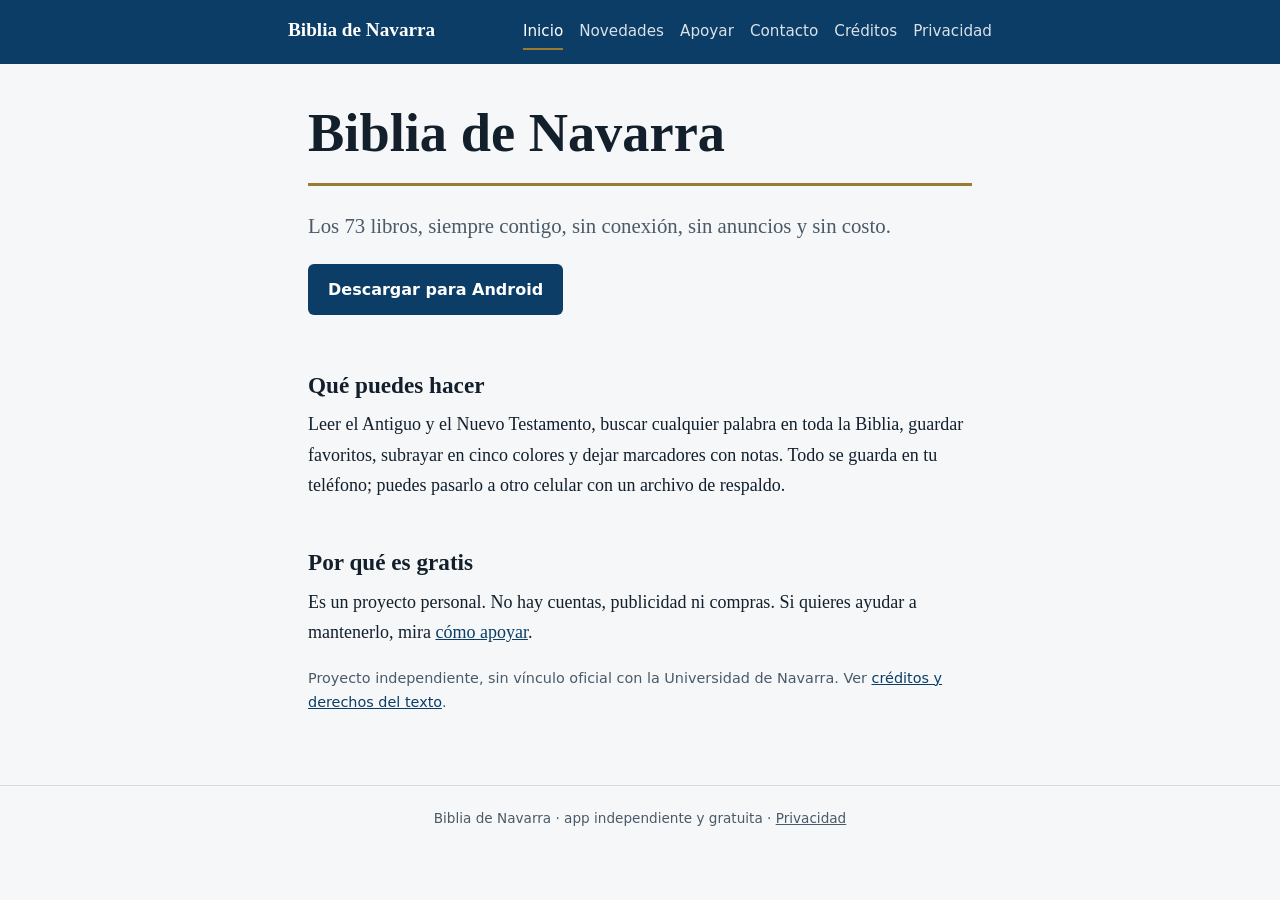
<file: index.html>
<!doctype html>
<html lang="es">
<head>
<meta charset="utf-8">
<meta name="viewport" content="width=device-width,initial-scale=1">
<title>Inicio · Biblia de Navarra</title>
<meta name="description" content="App gratuita para leer la Biblia de Navarra sin conexión.">
<link rel="stylesheet" href="style.css">
</head>
<body>
<header class="band"><div class="band-in">
<a class="marca" href="index.html">Biblia de Navarra</a>
<nav aria-label="Principal">
<a href="index.html" aria-current="page">Inicio</a>
<a href="novedades.html">Novedades</a>
<a href="donar.html">Apoyar</a>
<a href="contacto.html">Contacto</a>
<a href="creditos.html">Créditos</a>
<a href="privacidad.html">Privacidad</a>
</nav></div></header>
<main>
<h1>Biblia de Navarra</h1>
<p class="lead">Los 73 libros, siempre contigo, sin conexión, sin anuncios y sin costo.</p>
<!-- CAMBIAR: enlace real de Play Store cuando esté publicada -->
<p><a class="btn" href="https://play.google.com/store/apps/details?id=com.tuusuario.biblianavarra">Descargar para Android</a></p>
<h2>Qué puedes hacer</h2>
<p>Leer el Antiguo y el Nuevo Testamento, buscar cualquier palabra en toda la Biblia, guardar favoritos, subrayar en cinco colores y dejar marcadores con notas. Todo se guarda en tu teléfono; puedes pasarlo a otro celular con un archivo de respaldo.</p>
<h2>Por qué es gratis</h2>
<p>Es un proyecto personal. No hay cuentas, publicidad ni compras. Si quieres ayudar a mantenerlo, mira <a href="donar.html">cómo apoyar</a>.</p>
<p class="nota">Proyecto independiente, sin vínculo oficial con la Universidad de Navarra. Ver <a href="creditos.html">créditos y derechos del texto</a>.</p>
</main>
<footer>Biblia de Navarra · app independiente y gratuita · <a href="privacidad.html">Privacidad</a></footer>
</body>
</html>
</file>
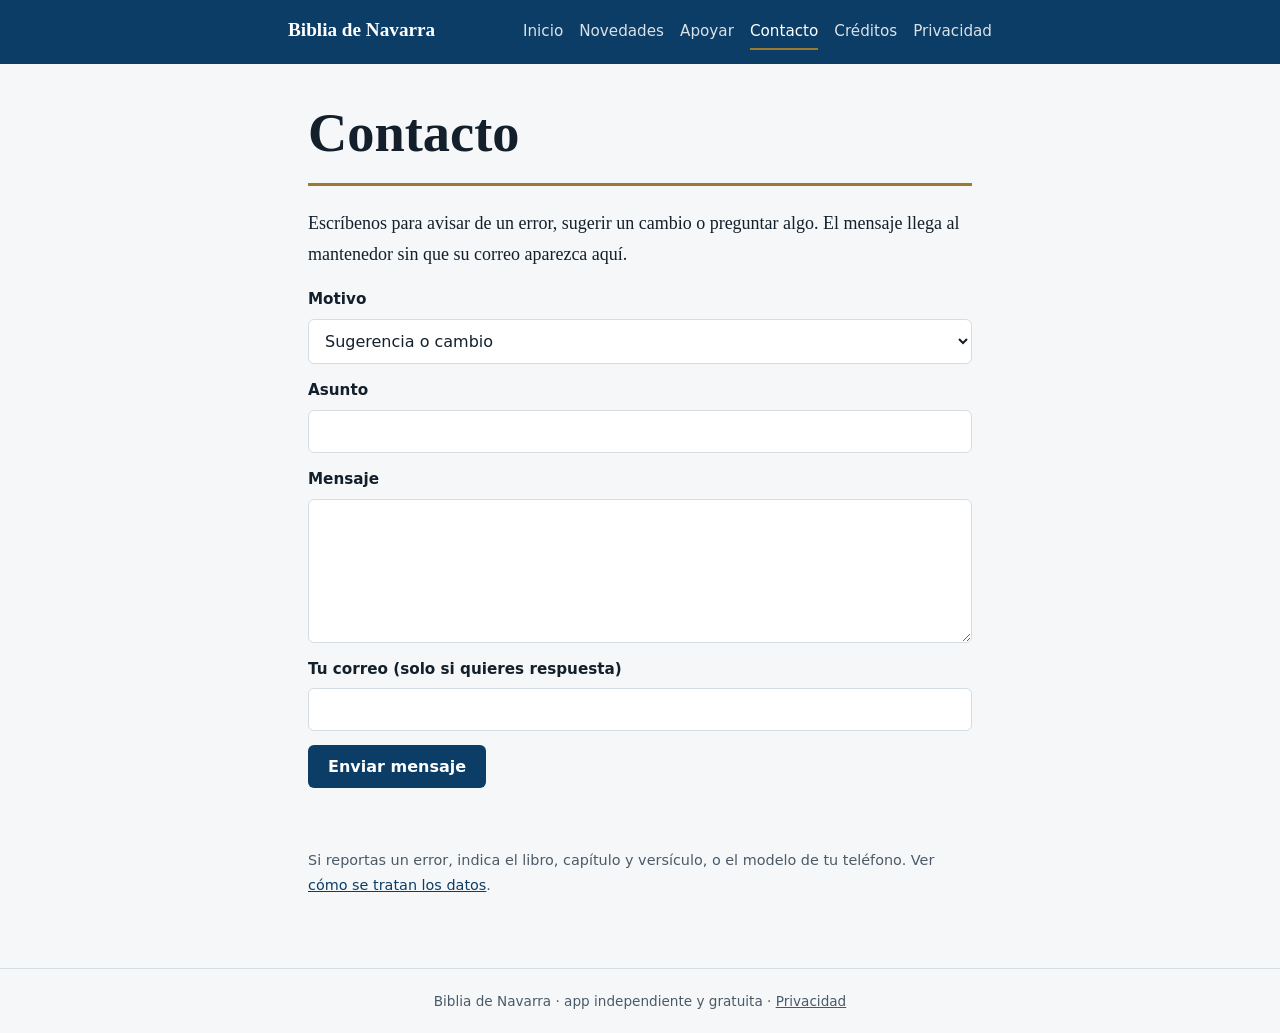
<file: contacto.html>
<!doctype html>
<html lang="es">
<head>
<meta charset="utf-8">
<meta name="viewport" content="width=device-width,initial-scale=1">
<title>Contacto · Biblia de Navarra</title>
<meta name="description" content="App gratuita para leer la Biblia de Navarra sin conexión.">
<link rel="stylesheet" href="style.css">
</head>
<body>
<header class="band"><div class="band-in">
<a class="marca" href="index.html">Biblia de Navarra</a>
<nav aria-label="Principal">
<a href="index.html">Inicio</a>
<a href="novedades.html">Novedades</a>
<a href="donar.html">Apoyar</a>
<a href="contacto.html" aria-current="page">Contacto</a>
<a href="creditos.html">Créditos</a>
<a href="privacidad.html">Privacidad</a>
</nav></div></header>
<main>
<h1>Contacto</h1>
<p>Escríbenos para avisar de un error, sugerir un cambio o preguntar algo. El mensaje llega al mantenedor sin que su correo aparezca aquí.</p>
<form id="form" action="https://api.web3forms.com/submit" method="post">
<!-- CAMBIAR: clave pública de Web3Forms (se obtiene gratis con tu correo en web3forms.com) -->
<input type="hidden" name="access_key" value="TU_CLAVE_WEB3FORMS">
<input type="hidden" name="from_name" value="Web Biblia de Navarra">
<input type="hidden" name="subject" value="[BibliaNavarra][WEB] Mensaje">
<input type="checkbox" name="botcheck" class="hp" tabindex="-1" autocomplete="off" aria-hidden="true">
<label>Motivo
<select name="tipo" required>
<option value="SUGERENCIA">Sugerencia o cambio</option>
<option value="ERROR">Error en la app</option>
<option value="TEXTO">Error en el texto bíblico</option>
<option value="LICENCIA">Derechos o licencia</option>
<option value="DONACION">Donaciones</option>
<option value="OTRO">Otro</option>
</select></label>
<label>Asunto
<input name="asunto" maxlength="80" required></label>
<label>Mensaje
<textarea name="mensaje" required></textarea></label>
<label>Tu correo (solo si quieres respuesta)
<input type="email" name="email" autocomplete="email"></label>
<div><button class="btn" type="submit">Enviar mensaje</button></div>
<p id="estado" role="status" aria-live="polite"></p>
</form>
<p class="nota">Si reportas un error, indica el libro, capítulo y versículo, o el modelo de tu teléfono. Ver <a href="privacidad.html">cómo se tratan los datos</a>.</p>
<script src="app.js"></script>
</main>
<footer>Biblia de Navarra · app independiente y gratuita · <a href="privacidad.html">Privacidad</a></footer>
</body>
</html>
</file>
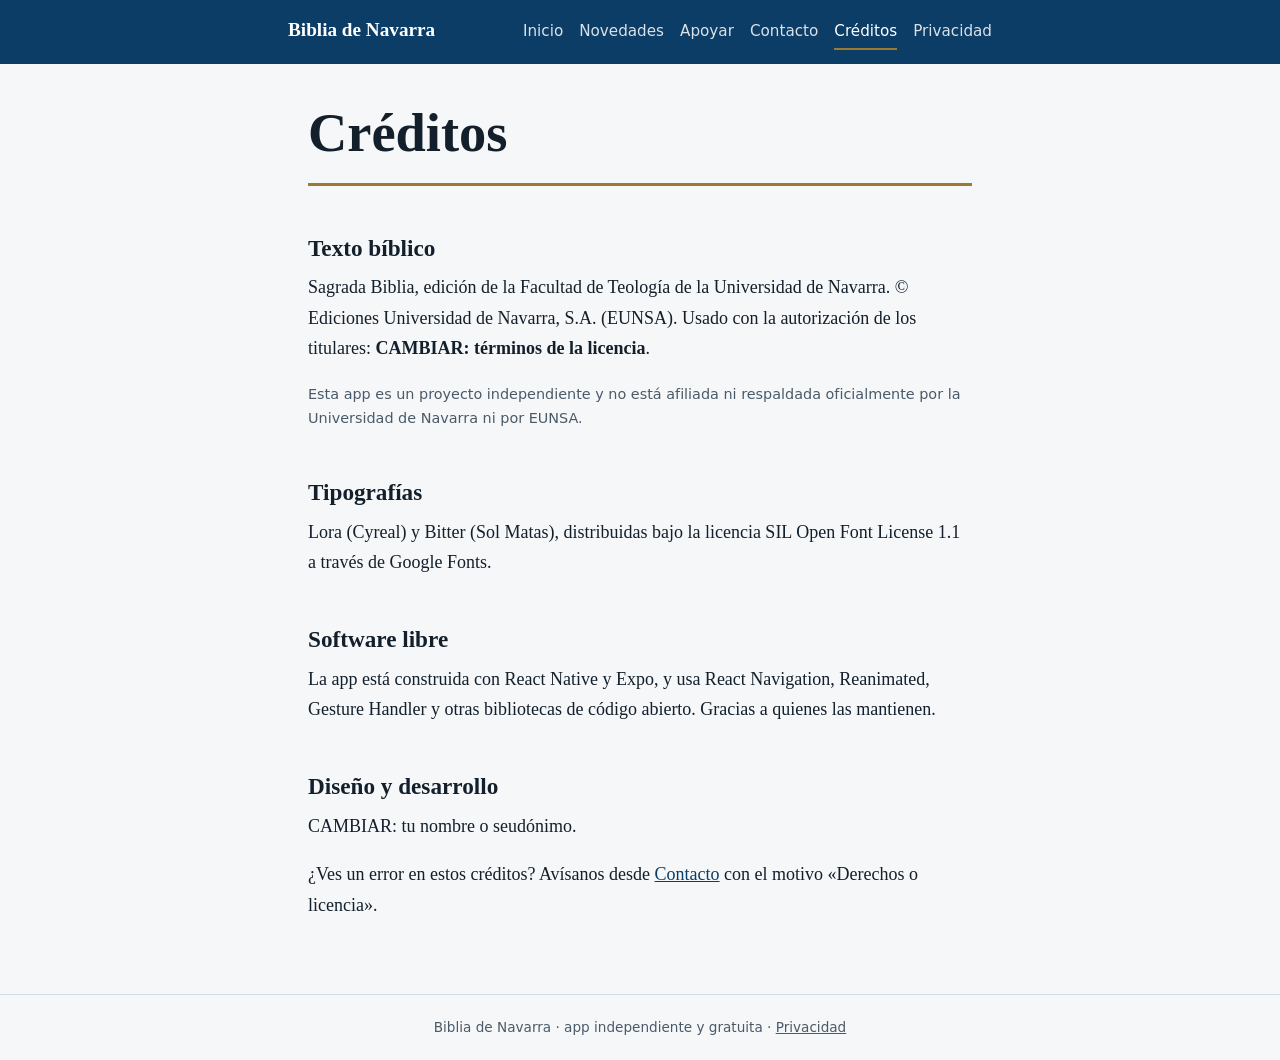
<file: creditos.html>
<!doctype html>
<html lang="es">
<head>
<meta charset="utf-8">
<meta name="viewport" content="width=device-width,initial-scale=1">
<title>Créditos · Biblia de Navarra</title>
<meta name="description" content="App gratuita para leer la Biblia de Navarra sin conexión.">
<link rel="stylesheet" href="style.css">
</head>
<body>
<header class="band"><div class="band-in">
<a class="marca" href="index.html">Biblia de Navarra</a>
<nav aria-label="Principal">
<a href="index.html">Inicio</a>
<a href="novedades.html">Novedades</a>
<a href="donar.html">Apoyar</a>
<a href="contacto.html">Contacto</a>
<a href="creditos.html" aria-current="page">Créditos</a>
<a href="privacidad.html">Privacidad</a>
</nav></div></header>
<main>
<h1>Créditos</h1>
<h2>Texto bíblico</h2>
<!-- CAMBIAR: redacta esto exactamente como indique la respuesta de EUNSA -->
<p>Sagrada Biblia, edición de la Facultad de Teología de la Universidad de Navarra. © Ediciones Universidad de Navarra, S.A. (EUNSA). Usado con la autorización de los titulares: <strong>CAMBIAR: términos de la licencia</strong>.</p>
<p class="nota">Esta app es un proyecto independiente y no está afiliada ni respaldada oficialmente por la Universidad de Navarra ni por EUNSA.</p>
<h2>Tipografías</h2>
<p>Lora (Cyreal) y Bitter (Sol Matas), distribuidas bajo la licencia SIL Open Font License 1.1 a través de Google Fonts.</p>
<h2>Software libre</h2>
<p>La app está construida con React Native y Expo, y usa React Navigation, Reanimated, Gesture Handler y otras bibliotecas de código abierto. Gracias a quienes las mantienen.</p>
<h2>Diseño y desarrollo</h2>
<p>CAMBIAR: tu nombre o seudónimo.</p>
<p>¿Ves un error en estos créditos? Avísanos desde <a href="contacto.html">Contacto</a> con el motivo «Derechos o licencia».</p>
</main>
<footer>Biblia de Navarra · app independiente y gratuita · <a href="privacidad.html">Privacidad</a></footer>
</body>
</html>
</file>
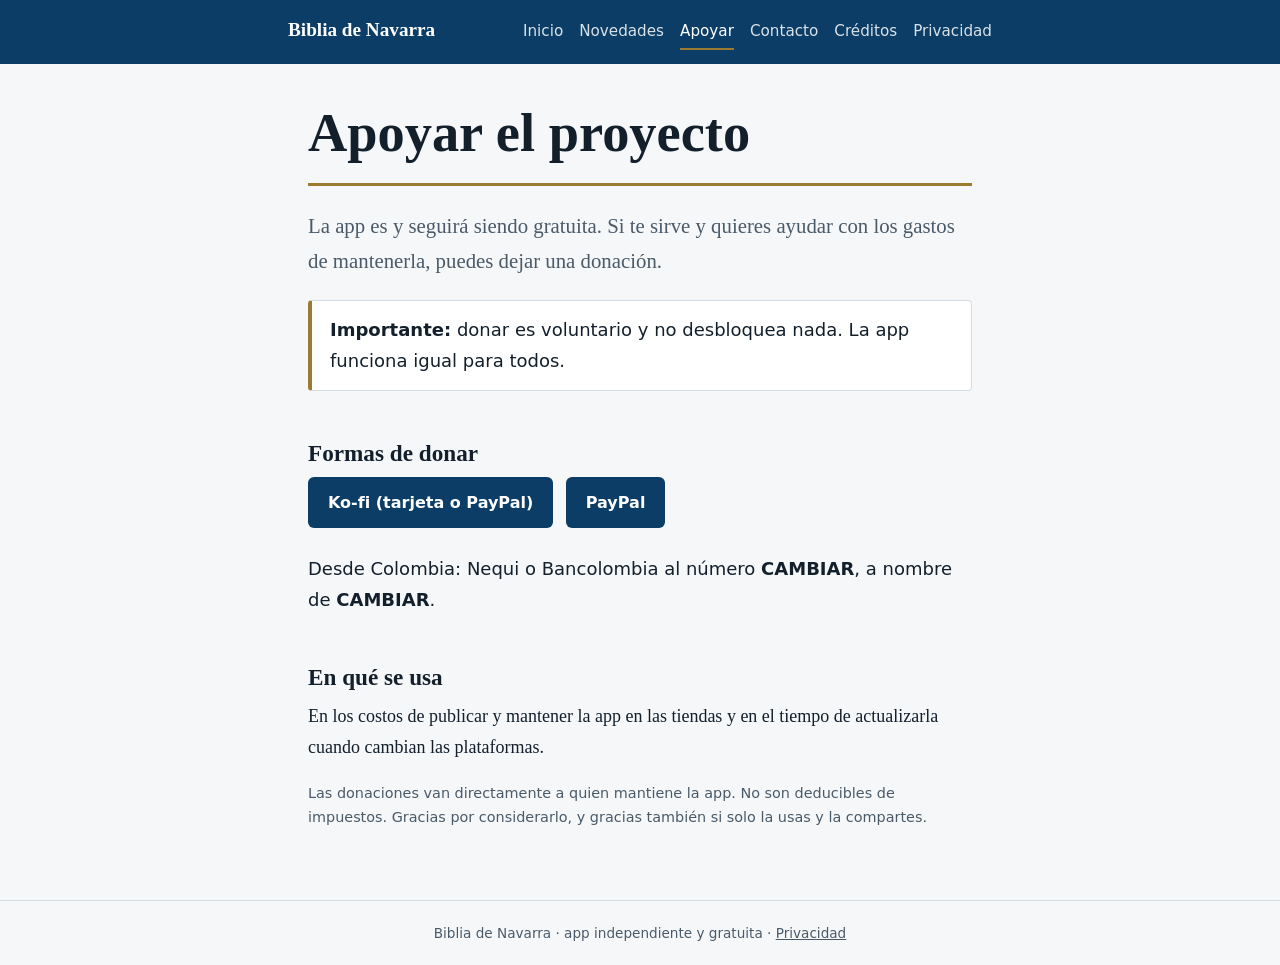
<file: donar.html>
<!doctype html>
<html lang="es">
<head>
<meta charset="utf-8">
<meta name="viewport" content="width=device-width,initial-scale=1">
<title>Apoyar el proyecto · Biblia de Navarra</title>
<meta name="description" content="App gratuita para leer la Biblia de Navarra sin conexión.">
<link rel="stylesheet" href="style.css">
</head>
<body>
<header class="band"><div class="band-in">
<a class="marca" href="index.html">Biblia de Navarra</a>
<nav aria-label="Principal">
<a href="index.html">Inicio</a>
<a href="novedades.html">Novedades</a>
<a href="donar.html" aria-current="page">Apoyar</a>
<a href="contacto.html">Contacto</a>
<a href="creditos.html">Créditos</a>
<a href="privacidad.html">Privacidad</a>
</nav></div></header>
<main>
<h1>Apoyar el proyecto</h1>
<p class="lead">La app es y seguirá siendo gratuita. Si te sirve y quieres ayudar con los gastos de mantenerla, puedes dejar una donación.</p>
<div class="caja ui"><strong>Importante:</strong> donar es voluntario y no desbloquea nada. La app funciona igual para todos.</div>
<h2>Formas de donar</h2>
<!-- CAMBIAR: deja solo las opciones que vayas a usar y pon tus enlaces reales -->
<p>
<a class="btn" href="https://ko-fi.com/TU_USUARIO" rel="noopener">Ko-fi (tarjeta o PayPal)</a>
<a class="btn" href="https://www.paypal.me/TU_USUARIO" rel="noopener">PayPal</a>
</p>
<p class="ui">Desde Colombia: Nequi o Bancolombia al número <strong>CAMBIAR</strong>, a nombre de <strong>CAMBIAR</strong>.</p>
<h2>En qué se usa</h2>
<p>En los costos de publicar y mantener la app en las tiendas y en el tiempo de actualizarla cuando cambian las plataformas.</p>
<p class="nota">Las donaciones van directamente a quien mantiene la app. No son deducibles de impuestos. Gracias por considerarlo, y gracias también si solo la usas y la compartes.</p>
</main>
<footer>Biblia de Navarra · app independiente y gratuita · <a href="privacidad.html">Privacidad</a></footer>
</body>
</html>
</file>
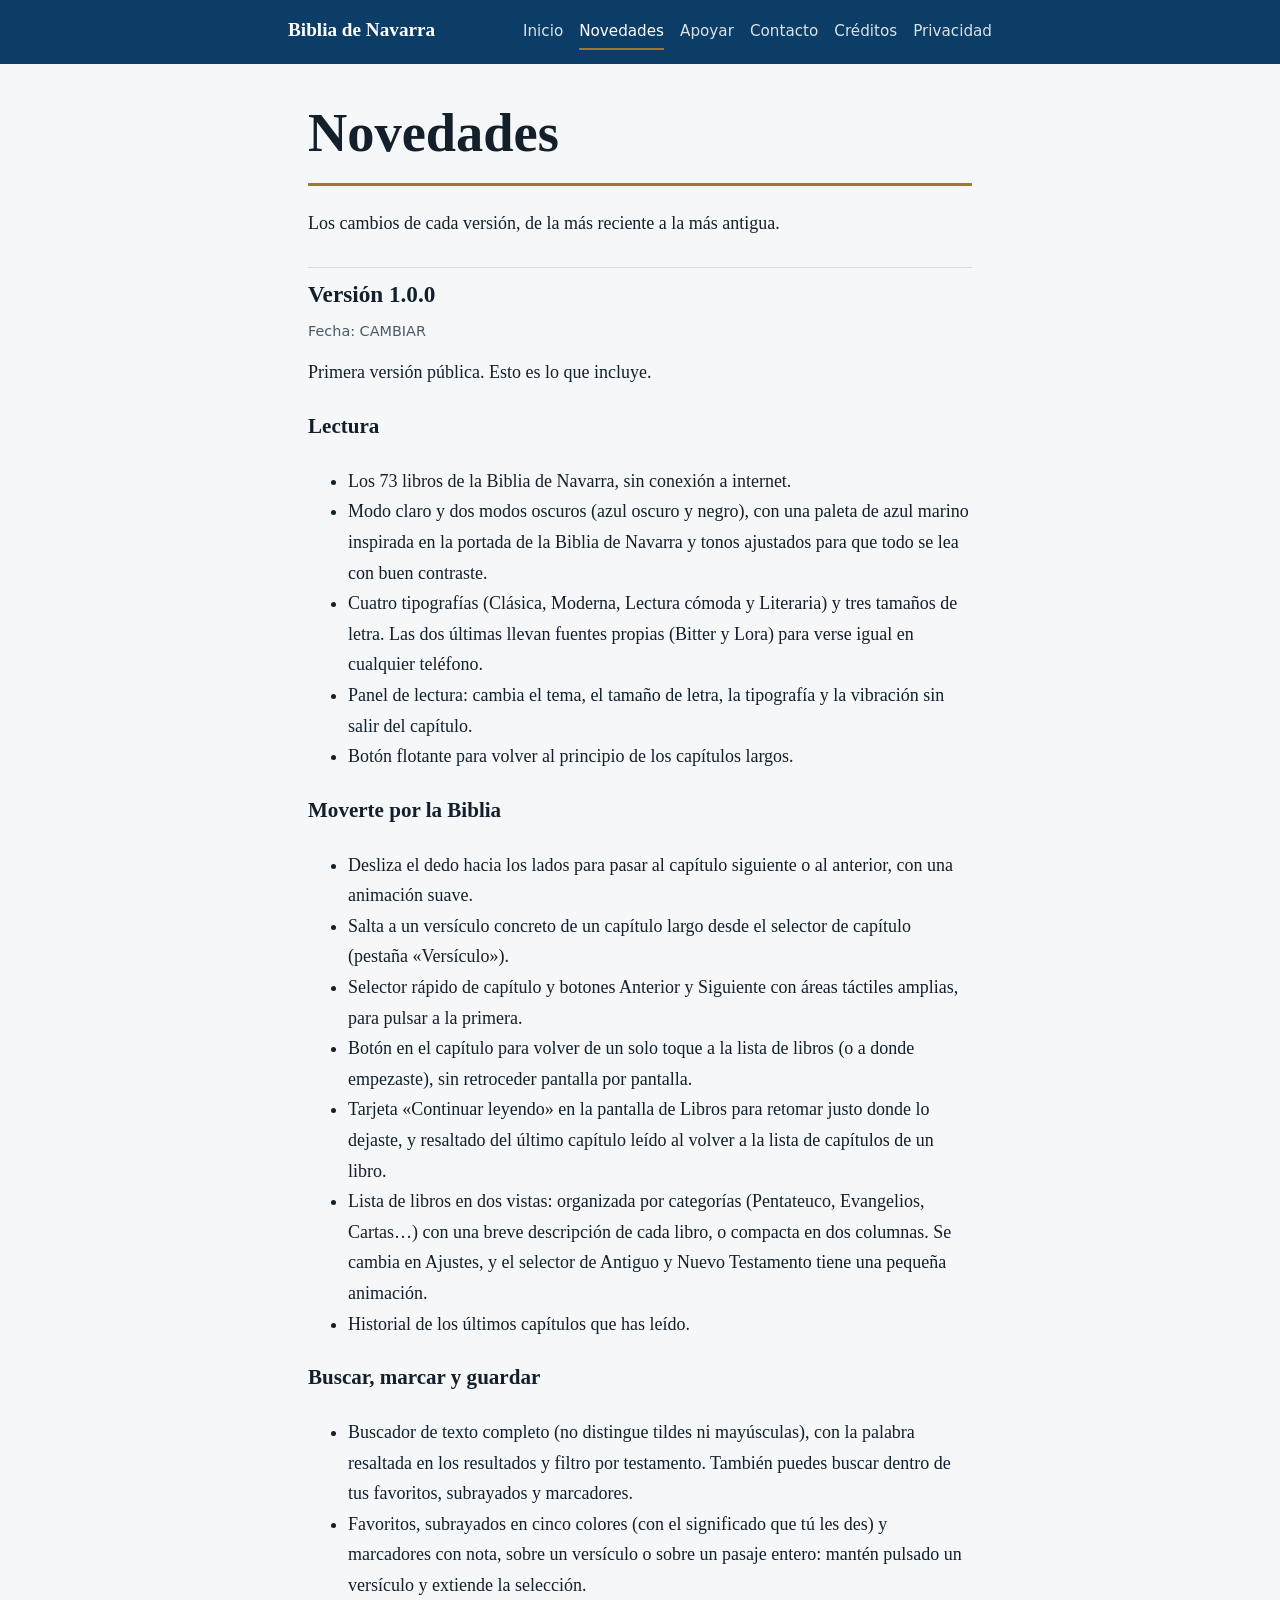
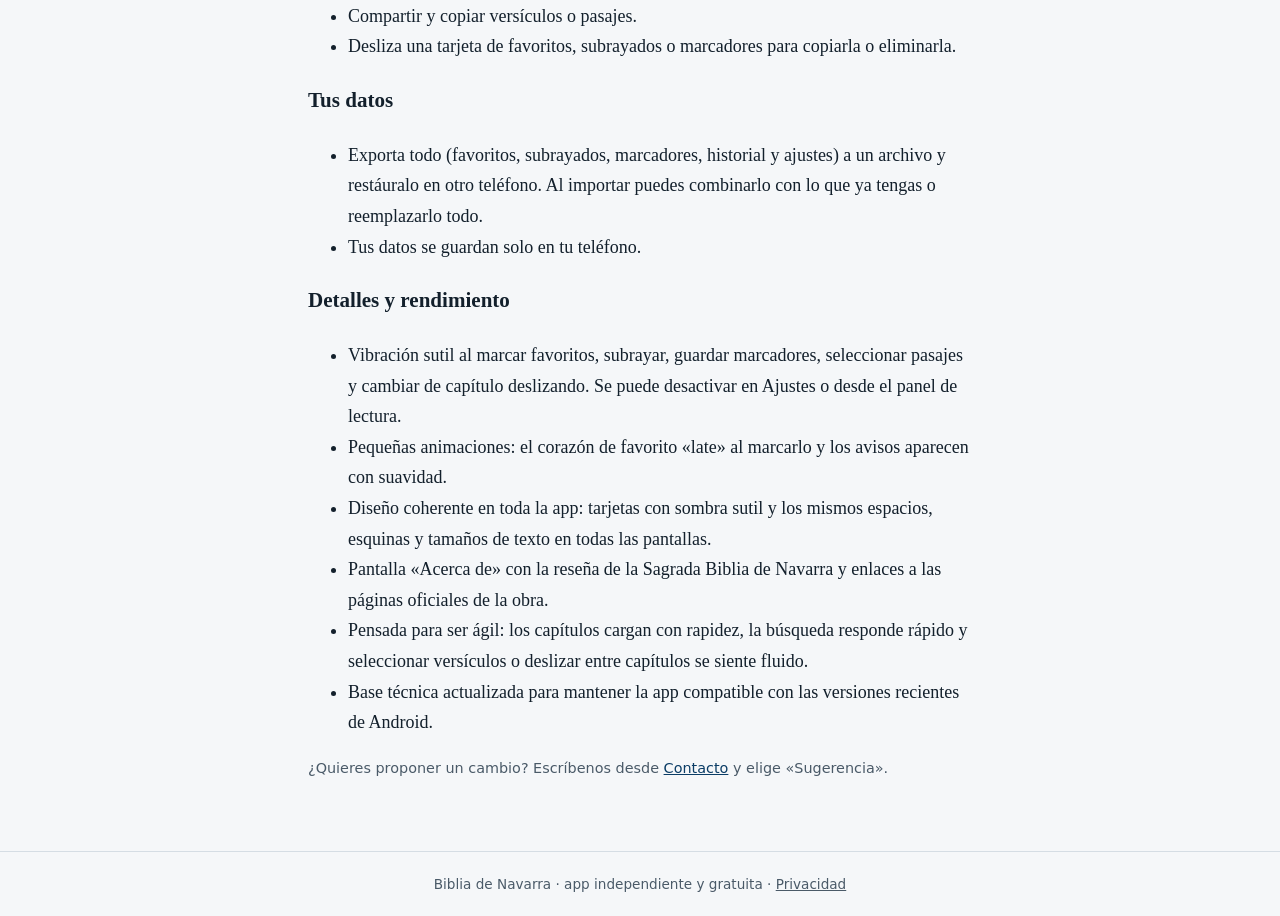
<file: novedades.html>
<!doctype html>
<html lang="es">
<head>
<meta charset="utf-8">
<meta name="viewport" content="width=device-width,initial-scale=1">
<title>Novedades · Biblia de Navarra</title>
<meta name="description" content="App gratuita para leer la Biblia de Navarra sin conexión.">
<link rel="stylesheet" href="style.css">
</head>
<body>
<header class="band"><div class="band-in">
<a class="marca" href="index.html">Biblia de Navarra</a>
<nav aria-label="Principal">
<a href="index.html">Inicio</a>
<a href="novedades.html" aria-current="page">Novedades</a>
<a href="donar.html">Apoyar</a>
<a href="contacto.html">Contacto</a>
<a href="creditos.html">Créditos</a>
<a href="privacidad.html">Privacidad</a>
</nav></div></header>
<main>
<h1>Novedades</h1>
<p>Los cambios de cada versión, de la más reciente a la más antigua.</p>
<!-- CAMBIAR: agrega un bloque .ver por cada versión nueva, arriba de los demás -->
<section class="ver">
<h2>Versión 1.0.0</h2>
<p class="nota">Fecha: CAMBIAR</p>
<p>Primera versión pública. Esto es lo que incluye.</p>

<h3>Lectura</h3>
<ul>
<li>Los 73 libros de la Biblia de Navarra, sin conexión a internet.</li>
<li>Modo claro y dos modos oscuros (azul oscuro y negro), con una paleta de azul marino inspirada en la portada de la Biblia de Navarra y tonos ajustados para que todo se lea con buen contraste.</li>
<li>Cuatro tipografías (Clásica, Moderna, Lectura cómoda y Literaria) y tres tamaños de letra. Las dos últimas llevan fuentes propias (Bitter y Lora) para verse igual en cualquier teléfono.</li>
<li>Panel de lectura: cambia el tema, el tamaño de letra, la tipografía y la vibración sin salir del capítulo.</li>
<li>Botón flotante para volver al principio de los capítulos largos.</li>
</ul>

<h3>Moverte por la Biblia</h3>
<ul>
<li>Desliza el dedo hacia los lados para pasar al capítulo siguiente o al anterior, con una animación suave.</li>
<li>Salta a un versículo concreto de un capítulo largo desde el selector de capítulo (pestaña «Versículo»).</li>
<li>Selector rápido de capítulo y botones Anterior y Siguiente con áreas táctiles amplias, para pulsar a la primera.</li>
<li>Botón en el capítulo para volver de un solo toque a la lista de libros (o a donde empezaste), sin retroceder pantalla por pantalla.</li>
<li>Tarjeta «Continuar leyendo» en la pantalla de Libros para retomar justo donde lo dejaste, y resaltado del último capítulo leído al volver a la lista de capítulos de un libro.</li>
<li>Lista de libros en dos vistas: organizada por categorías (Pentateuco, Evangelios, Cartas…) con una breve descripción de cada libro, o compacta en dos columnas. Se cambia en Ajustes, y el selector de Antiguo y Nuevo Testamento tiene una pequeña animación.</li>
<li>Historial de los últimos capítulos que has leído.</li>
</ul>

<h3>Buscar, marcar y guardar</h3>
<ul>
<li>Buscador de texto completo (no distingue tildes ni mayúsculas), con la palabra resaltada en los resultados y filtro por testamento. También puedes buscar dentro de tus favoritos, subrayados y marcadores.</li>
<li>Favoritos, subrayados en cinco colores (con el significado que tú les des) y marcadores con nota, sobre un versículo o sobre un pasaje entero: mantén pulsado un versículo y extiende la selección.</li>
<li>Compartir y copiar versículos o pasajes.</li>
<li>Desliza una tarjeta de favoritos, subrayados o marcadores para copiarla o eliminarla.</li>
</ul>

<h3>Tus datos</h3>
<ul>
<li>Exporta todo (favoritos, subrayados, marcadores, historial y ajustes) a un archivo y restáuralo en otro teléfono. Al importar puedes combinarlo con lo que ya tengas o reemplazarlo todo.</li>
<li>Tus datos se guardan solo en tu teléfono.</li>
</ul>

<h3>Detalles y rendimiento</h3>
<ul>
<li>Vibración sutil al marcar favoritos, subrayar, guardar marcadores, seleccionar pasajes y cambiar de capítulo deslizando. Se puede desactivar en Ajustes o desde el panel de lectura.</li>
<li>Pequeñas animaciones: el corazón de favorito «late» al marcarlo y los avisos aparecen con suavidad.</li>
<li>Diseño coherente en toda la app: tarjetas con sombra sutil y los mismos espacios, esquinas y tamaños de texto en todas las pantallas.</li>
<li>Pantalla «Acerca de» con la reseña de la Sagrada Biblia de Navarra y enlaces a las páginas oficiales de la obra.</li>
<li>Pensada para ser ágil: los capítulos cargan con rapidez, la búsqueda responde rápido y seleccionar versículos o deslizar entre capítulos se siente fluido.</li>
<li>Base técnica actualizada para mantener la app compatible con las versiones recientes de Android.</li>
</ul>
</section>
<p class="nota">¿Quieres proponer un cambio? Escríbenos desde <a href="contacto.html">Contacto</a> y elige «Sugerencia».</p>
</main>
<footer>Biblia de Navarra · app independiente y gratuita · <a href="privacidad.html">Privacidad</a></footer>
</body>
</html>
</file>
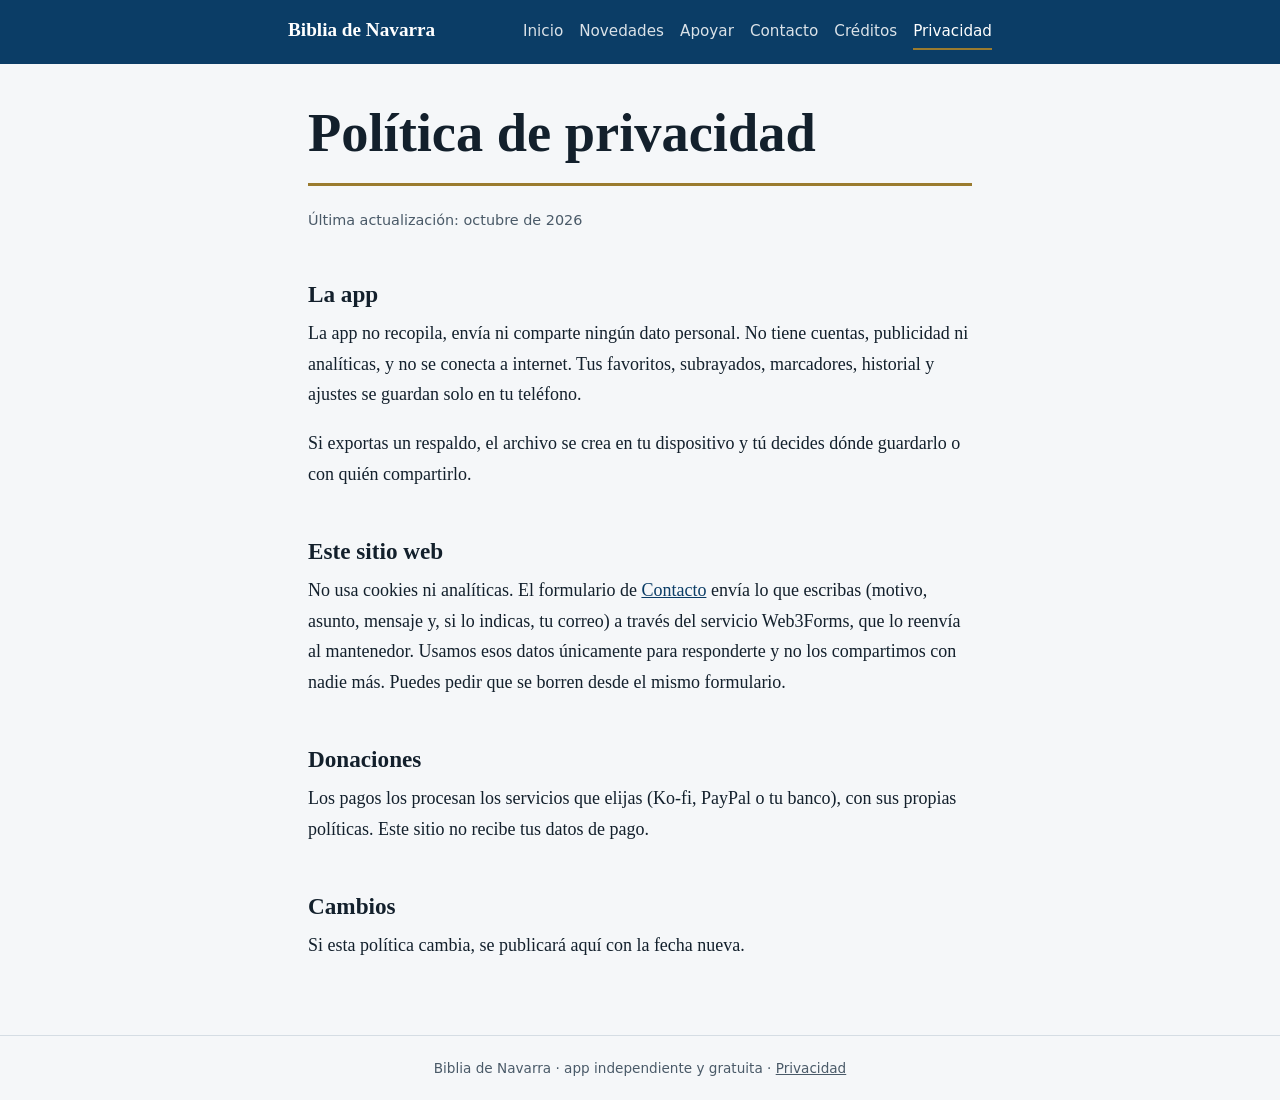
<file: privacidad.html>
<!doctype html>
<html lang="es">
<head>
<meta charset="utf-8">
<meta name="viewport" content="width=device-width,initial-scale=1">
<title>Política de privacidad · Biblia de Navarra</title>
<meta name="description" content="App gratuita para leer la Biblia de Navarra sin conexión.">
<link rel="stylesheet" href="style.css">
</head>
<body>
<header class="band"><div class="band-in">
<a class="marca" href="index.html">Biblia de Navarra</a>
<nav aria-label="Principal">
<a href="index.html">Inicio</a>
<a href="novedades.html">Novedades</a>
<a href="donar.html">Apoyar</a>
<a href="contacto.html">Contacto</a>
<a href="creditos.html">Créditos</a>
<a href="privacidad.html" aria-current="page">Privacidad</a>
</nav></div></header>
<main>
<h1>Política de privacidad</h1>
<p class="nota">Última actualización: octubre de 2026</p>
<h2>La app</h2>
<p>La app no recopila, envía ni comparte ningún dato personal. No tiene cuentas, publicidad ni analíticas, y no se conecta a internet. Tus favoritos, subrayados, marcadores, historial y ajustes se guardan solo en tu teléfono.</p>
<p>Si exportas un respaldo, el archivo se crea en tu dispositivo y tú decides dónde guardarlo o con quién compartirlo.</p>
<h2>Este sitio web</h2>
<p>No usa cookies ni analíticas. El formulario de <a href="contacto.html">Contacto</a> envía lo que escribas (motivo, asunto, mensaje y, si lo indicas, tu correo) a través del servicio Web3Forms, que lo reenvía al mantenedor. Usamos esos datos únicamente para responderte y no los compartimos con nadie más. Puedes pedir que se borren desde el mismo formulario.</p>
<h2>Donaciones</h2>
<p>Los pagos los procesan los servicios que elijas (Ko-fi, PayPal o tu banco), con sus propias políticas. Este sitio no recibe tus datos de pago.</p>
<h2>Cambios</h2>
<p>Si esta política cambia, se publicará aquí con la fecha nueva.</p>
</main>
<footer>Biblia de Navarra · app independiente y gratuita · <a href="privacidad.html">Privacidad</a></footer>
</body>
</html>
</file>
<file: style.css>
:root{--bg:#F5F7F9;--card:#fff;--ink:#13202C;--mute:#4A5A68;--navy:#0B3D66;--line:#D5DDE4;--link:#0B3D66;--gold:#9A7B2F;--onnavy:#fff}
@media(prefers-color-scheme:dark){:root{--bg:#0D1B2A;--card:#13283C;--ink:#E8EEF3;--mute:#9FB1C1;--navy:#12365A;--line:#264057;--link:#6FA8D8;--gold:#D2B15B}}
*{box-sizing:border-box}
html{-webkit-text-size-adjust:100%}
body{margin:0;background:var(--bg);color:var(--ink);font:1.125rem/1.7 "Iowan Old Style","Palatino Linotype",Palatino,Georgia,serif}
a{color:var(--link)}
:focus-visible{outline:3px solid var(--gold);outline-offset:2px}
.band{background:var(--navy);color:var(--onnavy);padding:14px 20px}
.band-in{max-width:44rem;margin:0 auto;display:flex;flex-wrap:wrap;gap:6px 22px;align-items:baseline;justify-content:space-between}
.marca{font-weight:700;font-size:1.2rem;color:var(--onnavy);text-decoration:none}
nav{font:.95rem/1.4 system-ui,-apple-system,"Segoe UI",Roboto,sans-serif;display:flex;flex-wrap:wrap;gap:4px 16px}
nav a{color:var(--onnavy);text-decoration:none;padding:6px 0;border-bottom:2px solid transparent;opacity:.85}
nav a:hover,nav a[aria-current]{opacity:1;border-bottom-color:var(--gold)}
main{max-width:44rem;margin:0 auto;padding:40px 20px 56px}
h1{font-size:clamp(2.2rem,7vw,3.4rem);line-height:1.1;margin:0 0 .4em;padding-bottom:.35em;border-bottom:3px solid var(--gold)}
h2{font-size:1.45rem;line-height:1.3;margin:2em 0 .4em}
p,ul{margin:0 0 1em}
.lead{font-size:1.3rem;color:var(--mute)}
.ui,.btn,label,input,select,textarea,button,.nota{font-family:system-ui,-apple-system,"Segoe UI",Roboto,sans-serif}
.btn{display:inline-block;background:var(--navy);color:var(--onnavy);padding:12px 20px;border-radius:6px;text-decoration:none;font-weight:600;font-size:1rem;border:0;cursor:pointer;margin:0 8px 8px 0}
.btn:hover{filter:brightness(1.15)}
.btn[disabled]{opacity:.6;cursor:wait}
.caja{background:var(--card);border:1px solid var(--line);border-left:4px solid var(--gold);padding:14px 18px;margin:1.2em 0;border-radius:4px}
.nota{font-size:.9rem;color:var(--mute)}
.ver{border-top:1px solid var(--line);padding-top:.6em;margin-top:1.6em}
.ver h2{margin-top:0}
form{display:grid;gap:14px;margin-top:1em}
label{font-size:.95rem;font-weight:600;display:grid;gap:6px}
input,select,textarea{font-size:1rem;padding:11px 12px;border:1px solid var(--line);border-radius:6px;background:var(--card);color:var(--ink);width:100%}
textarea{min-height:9rem;resize:vertical}
.hp{position:absolute;left:-9999px}
#estado{min-height:1.5em;font-family:system-ui,sans-serif;font-size:.95rem}
footer{border-top:1px solid var(--line);padding:22px 20px;text-align:center;font:.85rem/1.5 system-ui,sans-serif;color:var(--mute)}
footer a{color:var(--mute)}
@media(prefers-reduced-motion:no-preference){.btn{transition:filter .15s}}
</file>
